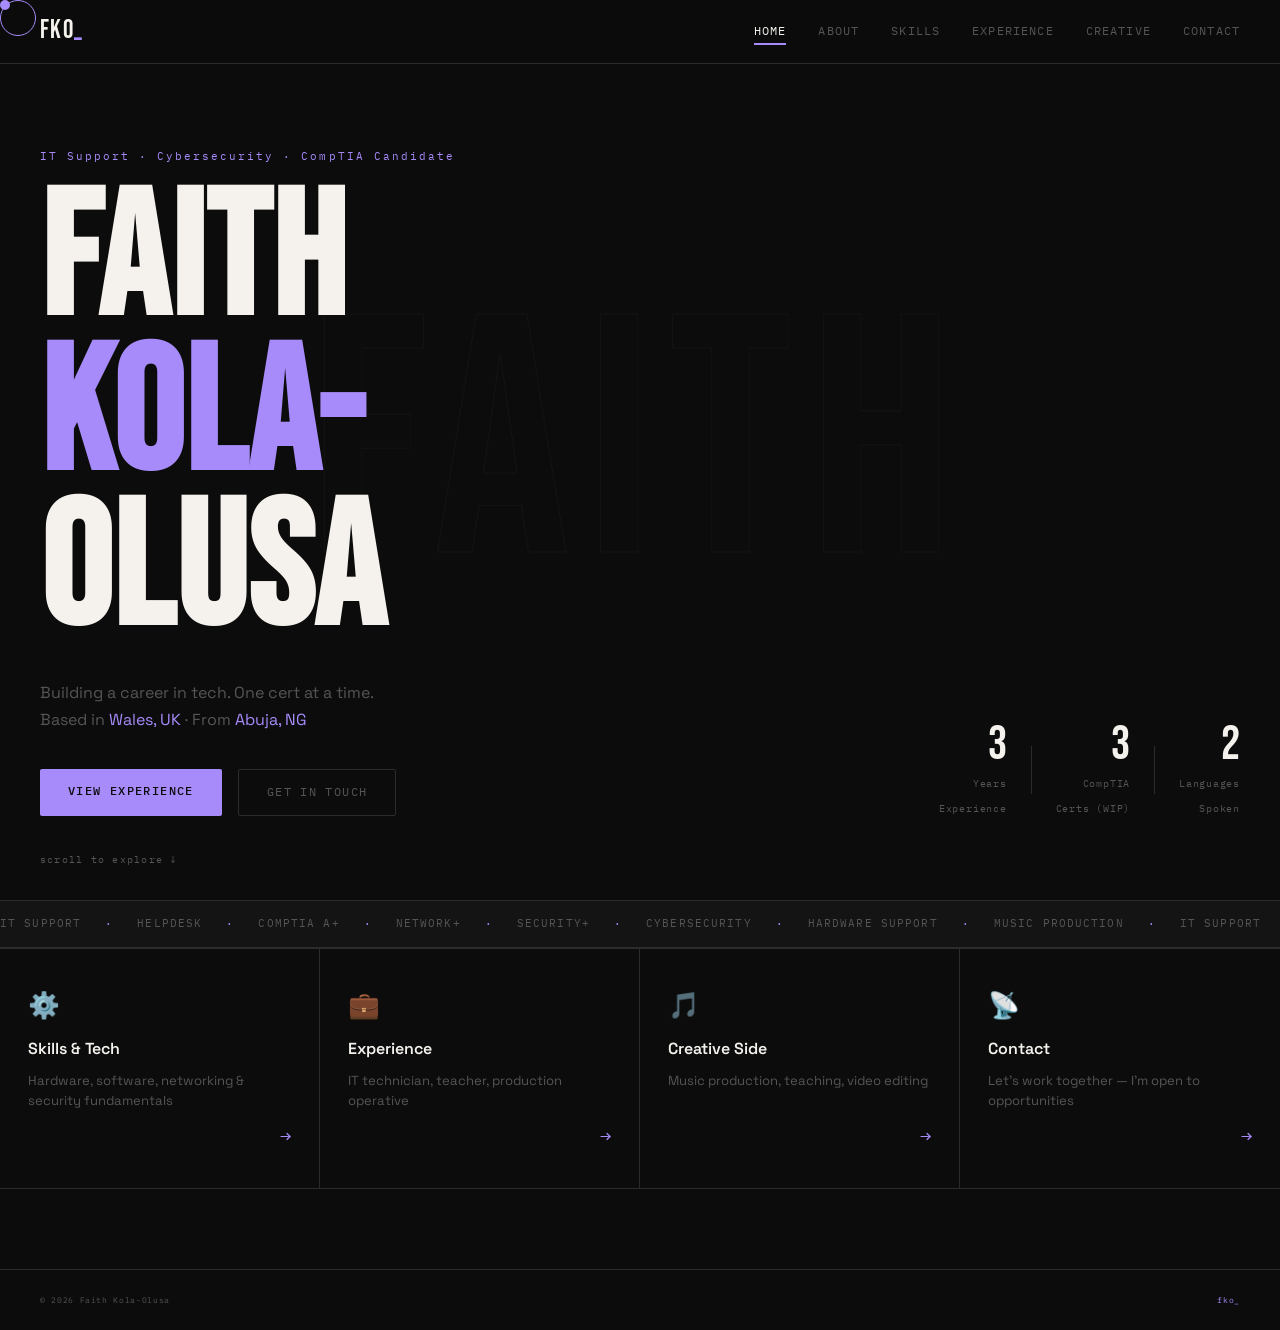
<file: index.html>
<!DOCTYPE html>
<html lang="en">
<head>
  <meta charset="UTF-8"/>
  <meta name="viewport" content="width=device-width, initial-scale=1.0"/>
  <title>Faith Kola-Olusa · IT Support & Cybersecurity</title>
  <meta name="description" content="IT Support Specialist and CompTIA Candidate. Experience in hardware troubleshooting, network support, and cybersecurity. Based in Wales, UK."/>
  <meta name="keywords" content="IT Support, Cybersecurity, CompTIA, Network Administration, Hardware Support, Wales, UK"/>
  <meta name="author" content="Faith Kola-Olusa"/>
  <meta name="robots" content="index, follow"/>
  <link rel="canonical" href="https://FaithsWrld.github.io/Shinn/"/>
  <link rel="stylesheet" href="css/global.css"/>
  <link rel="stylesheet" href="css/home.css"/>
  <link href="https://fonts.googleapis.com/css2?family=Space+Grotesk:wght@300;400;500;600;700&family=Bebas+Neue&family=IBM+Plex+Mono:ital,wght@0,300;0,400;1,300&display=swap" rel="stylesheet">
</head>
<body>

  <div class="cursor" id="cursor"></div>
  <div class="cursor-trail" id="cursorTrail"></div>

  <!-- NAV -->
  <nav class="nav">
    <a href="index.html" class="nav-logo">FKO<span class="blink">_</span></a>
    <div class="nav-links">
      <a href="index.html" class="active">Home</a>
      <a href="pages/about.html">About</a>
      <a href="pages/skills.html">Skills</a>
      <a href="pages/experience.html">Experience</a>
      <a href="pages/creative.html">Creative</a>
      <a href="pages/contact.html">Contact</a>
    </div>
    <button class="nav-burger" id="burger" aria-label="Menu">
      <span></span><span></span><span></span>
    </button>
  </nav>

  <div class="mobile-menu" id="mobileMenu">
    <a href="index.html">Home</a>
    <a href="pages/about.html">About</a>
    <a href="pages/skills.html">Skills</a>
    <a href="pages/experience.html">Experience</a>
    <a href="pages/creative.html">Creative</a>
    <a href="pages/contact.html">Contact</a>
  </div>

  <!-- HERO -->
  <section class="hero">
    <div class="hero-bg-text">FAITH</div>

    <div class="hero-content">
      <div class="hero-tag mono">IT Support · Cybersecurity · CompTIA Candidate</div>
      <h1 class="hero-title">
        <span class="line" data-delay="0">FAITH</span>
        <span class="line accent" data-delay="100">KOLA-</span>
        <span class="line" data-delay="200">OLUSA</span>
      </h1>
      <p class="hero-sub">Building a career in tech. One cert at a time.<br>Based in <span class="accent-text">Wales, UK</span> · From <span class="accent-text">Abuja, NG</span></p>

      <div class="hero-cta">
        <a href="pages/experience.html" class="btn btn-primary">View Experience</a>
        <a href="pages/contact.html" class="btn btn-ghost">Get In Touch</a>
      </div>
    </div>

    <div class="hero-stats">
      <div class="stat">
        <span class="stat-num" data-count="3">0</span>
        <span class="stat-label">Years<br>Experience</span>
      </div>
      <div class="stat-divider"></div>
      <div class="stat">
        <span class="stat-num" data-count="3">0</span>
        <span class="stat-label">CompTIA<br>Certs (WIP)</span>
      </div>
      <div class="stat-divider"></div>
      <div class="stat">
        <span class="stat-num" data-count="2">0</span>
        <span class="stat-label">Languages<br>Spoken</span>
      </div>
    </div>

    <div class="scroll-hint mono">scroll to explore ↓</div>
  </section>

  <!-- MARQUEE -->
  <div class="marquee-wrap">
    <div class="marquee-track">
      <span>IT Support</span><span class="dot">·</span>
      <span>Helpdesk</span><span class="dot">·</span>
      <span>CompTIA A+</span><span class="dot">·</span>
      <span>Network+</span><span class="dot">·</span>
      <span>Security+</span><span class="dot">·</span>
      <span>Cybersecurity</span><span class="dot">·</span>
      <span>Hardware Support</span><span class="dot">·</span>
      <span>Music Production</span><span class="dot">·</span>
      <span>IT Support</span><span class="dot">·</span>
      <span>Helpdesk</span><span class="dot">·</span>
      <span>CompTIA A+</span><span class="dot">·</span>
      <span>Network+</span><span class="dot">·</span>
      <span>Security+</span><span class="dot">·</span>
      <span>Cybersecurity</span><span class="dot">·</span>
      <span>Hardware Support</span><span class="dot">·</span>
      <span>Music Production</span><span class="dot">·</span>
    </div>
  </div>

  <!-- QUICK CARDS -->
  <section class="quick-cards">
    <a href="pages/skills.html" class="qcard" data-index="0">
      <span class="qcard-icon">⚙️</span>
      <h3>Skills & Tech</h3>
      <p>Hardware, software, networking & security fundamentals</p>
      <span class="qcard-arrow">→</span>
    </a>
    <a href="pages/experience.html" class="qcard" data-index="1">
      <span class="qcard-icon">💼</span>
      <h3>Experience</h3>
      <p>IT technician, teacher, production operative</p>
      <span class="qcard-arrow">→</span>
    </a>
    <a href="pages/creative.html" class="qcard" data-index="2">
      <span class="qcard-icon">🎵</span>
      <h3>Creative Side</h3>
      <p>Music production, teaching, video editing</p>
      <span class="qcard-arrow">→</span>
    </a>
    <a href="pages/contact.html" class="qcard" data-index="3">
      <span class="qcard-icon">📡</span>
      <h3>Contact</h3>
      <p>Let's work together — I'm open to opportunities</p>
      <span class="qcard-arrow">→</span>
    </a>
  </section>

  <footer class="footer">
    <span class="mono">© 2026 Faith Kola-Olusa</span>
    <span class="mono accent-text">fko_</span>
  </footer>

  <script src="js/global.js"></script>
  <script src="js/home.js"></script>

  <!-- Google Analytics -->
  <script async src="https://www.googletagmanager.com/gtag/js?id=G-MQ92Q7R981"></script>
  <script>
    window.dataLayer = window.dataLayer || [];
    function gtag(){dataLayer.push(arguments);}
    gtag('js', new Date());

    gtag('config', 'G-MQ92Q7R981');
  </script>
</body>
</html>
</file>
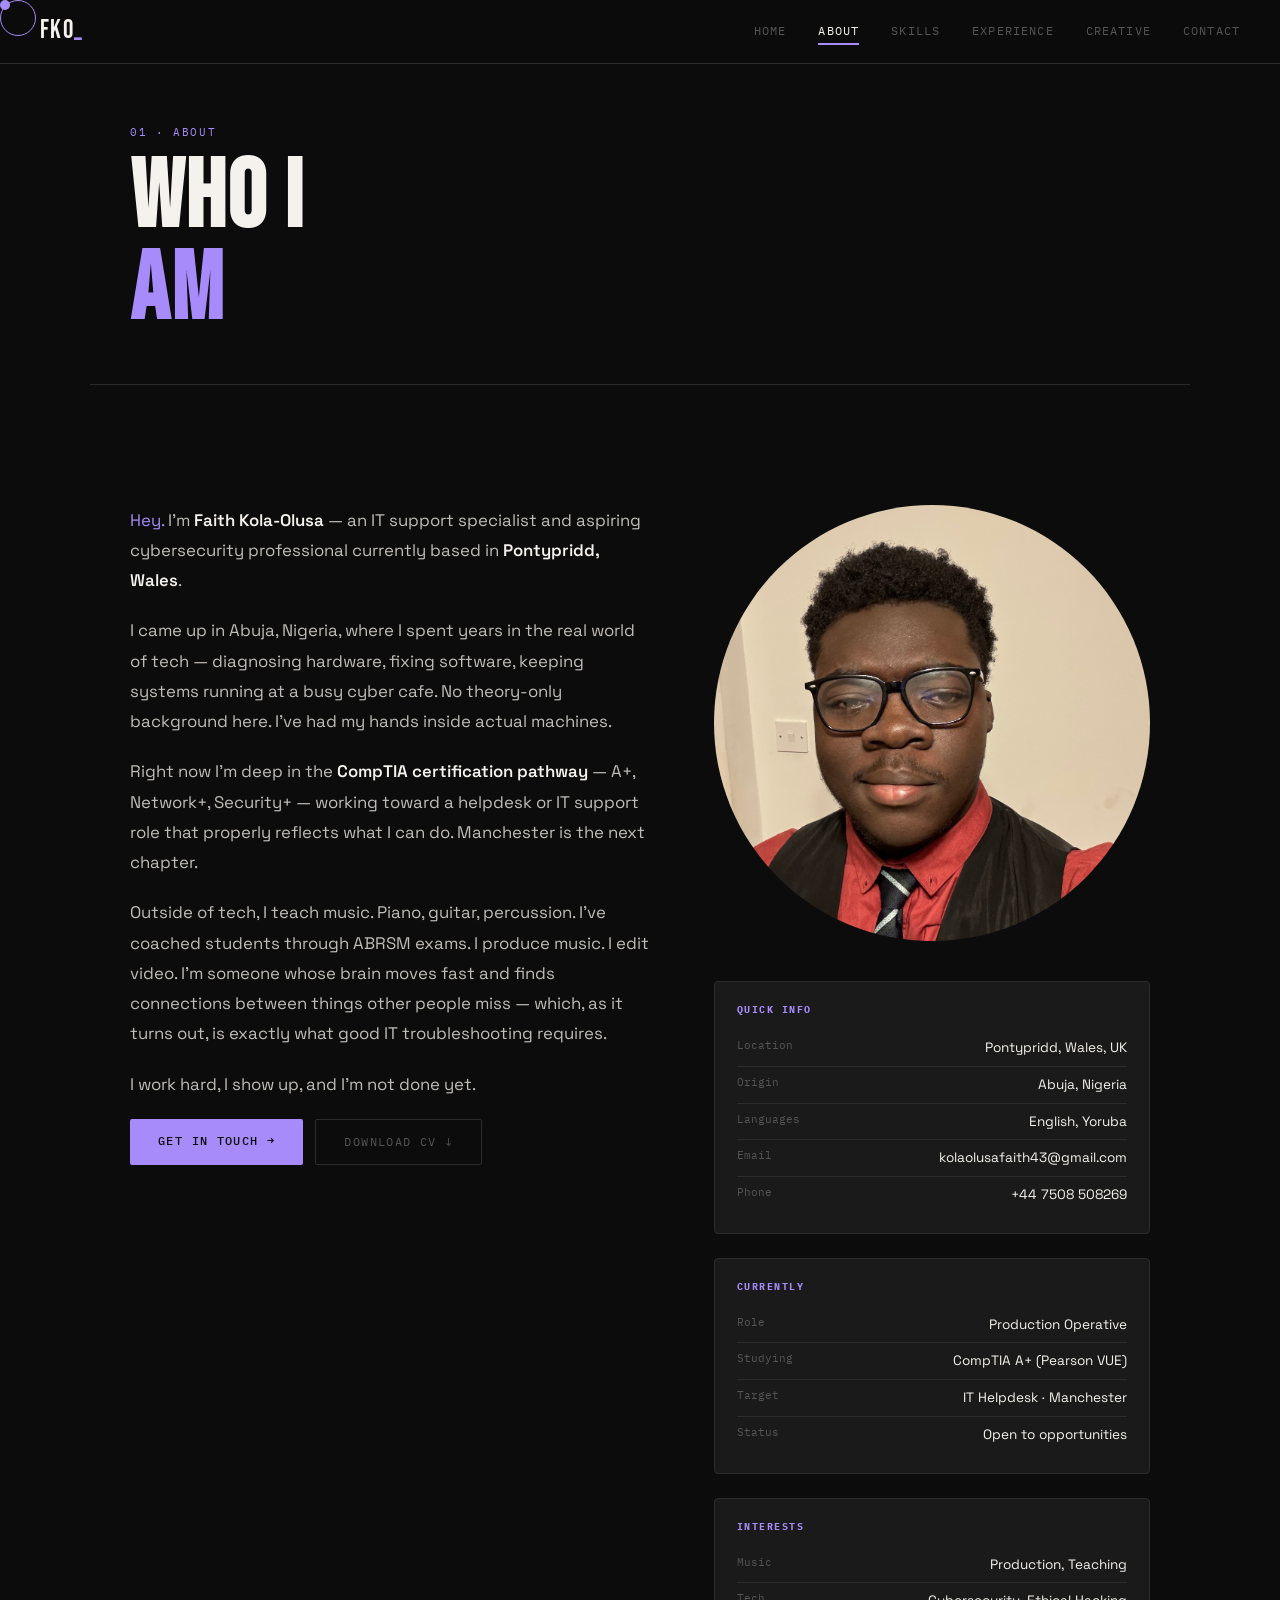
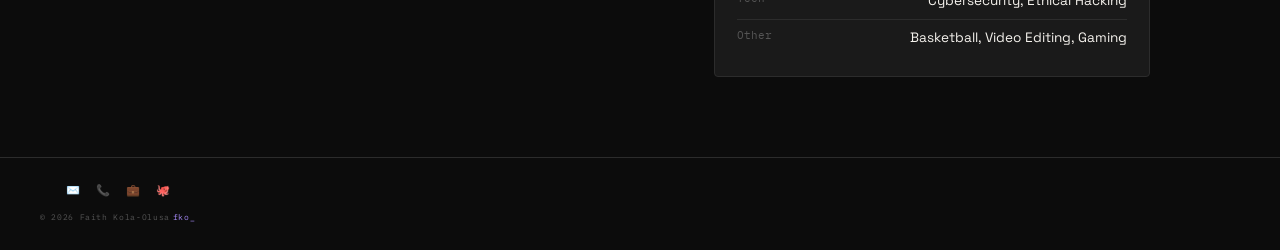
<file: pages/about.html>
<!DOCTYPE html>
<html lang="en">
<head>
  <meta charset="UTF-8"/>
  <meta name="viewport" content="width=device-width, initial-scale=1.0"/>
  <title>About · Faith Kola-Olusa</title>
  <link rel="stylesheet" href="../css/global.css"/>
  <link rel="stylesheet" href="../css/pages.css"/>
</head>
<body>
  <div class="cursor" id="cursor"></div>
  <div class="cursor-trail" id="cursorTrail"></div>

  <nav class="nav">
    <a href="../index.html" class="nav-logo">FKO<span class="blink">_</span></a>
    <div class="nav-links">
      <a href="../index.html">Home</a>
      <a href="about.html" class="active">About</a>
      <a href="skills.html">Skills</a>
      <a href="experience.html">Experience</a>
      <a href="creative.html">Creative</a>
      <a href="contact.html">Contact</a>
    </div>
    <button class="nav-burger" id="burger"><span></span><span></span><span></span></button>
  </nav>
  <div class="mobile-menu" id="mobileMenu">
    <a href="../index.html">Home</a>
    <a href="about.html">About</a>
    <a href="skills.html">Skills</a>
    <a href="experience.html">Experience</a>
    <a href="creative.html">Creative</a>
    <a href="contact.html">Contact</a>
  </div>

  <div class="page-header">
    <p class="pg-tag">01 · About</p>
    <h1>WHO I<br><em>AM</em></h1>
  </div>

  <div class="page-wrap">
    <div class="about-grid reveal">

      <div class="about-bio">
        <p><span class="hi">Hey.</span> I'm <strong>Faith Kola-Olusa</strong> — an IT support specialist and aspiring cybersecurity professional currently based in <strong>Pontypridd, Wales</strong>.</p>
        <p>I came up in Abuja, Nigeria, where I spent years in the real world of tech — diagnosing hardware, fixing software, keeping systems running at a busy cyber cafe. No theory-only background here. I've had my hands inside actual machines.</p>
        <p>Right now I'm deep in the <strong>CompTIA certification pathway</strong> — A+, Network+, Security+ — working toward a helpdesk or IT support role that properly reflects what I can do. Manchester is the next chapter.</p>
        <p>Outside of tech, I teach music. Piano, guitar, percussion. I've coached students through ABRSM exams. I produce music. I edit video. I'm someone whose brain moves fast and finds connections between things other people miss — which, as it turns out, is exactly what good IT troubleshooting requires.</p>
        <p>I work hard, I show up, and I'm not done yet.</p>
        <div style="display:flex;gap:12px;margin-top:8px;">
          <a href="contact.html" class="btn btn-primary">Get In Touch →</a>
          <a href="../cv.pdf" class="btn btn-ghost" download>Download CV ↓</a>
        </div>
      </div>

      <div class="about-sidebar">
        <div class="profile-photo-card">
          <img src="../myphoto.jpg" alt="Faith Kola-Olusa" style="width:100%;aspect-ratio:1;border-radius:50%;margin-bottom:16px;object-fit:cover;">
        </div>

        <div class="info-card">
          <h4>Quick Info</h4>
          <div class="info-row"><span class="label">Location</span><span class="value">Pontypridd, Wales, UK</span></div>
          <div class="info-row"><span class="label">Origin</span><span class="value">Abuja, Nigeria</span></div>
          <div class="info-row"><span class="label">Languages</span><span class="value">English, Yoruba</span></div>
          <div class="info-row"><span class="label">Email</span><span class="value">kolaolusafaith43@gmail.com</span></div>
          <div class="info-row"><span class="label">Phone</span><span class="value">+44 7508 508269</span></div>
        </div>

        <div class="info-card">
          <h4>Currently</h4>
          <div class="info-row"><span class="label">Role</span><span class="value">Production Operative</span></div>
          <div class="info-row"><span class="label">Studying</span><span class="value">CompTIA A+ (Pearson VUE)</span></div>
          <div class="info-row"><span class="label">Target</span><span class="value">IT Helpdesk · Manchester</span></div>
          <div class="info-row"><span class="label">Status</span><span class="value accent-text">Open to opportunities</span></div>
        </div>

        <div class="info-card">
          <h4>Interests</h4>
          <div class="info-row"><span class="label">Music</span><span class="value">Production, Teaching</span></div>
          <div class="info-row"><span class="label">Tech</span><span class="value">Cybersecurity, Ethical Hacking</span></div>
          <div class="info-row"><span class="label">Other</span><span class="value">Basketball, Video Editing, Gaming</span></div>
        </div>
      </div>

    </div>
  </div>

  <footer class="footer">
    <div style="display:flex;flex-direction:column;gap:8px;align-items:center;">
      <div style="display:flex;gap:16px;">
        <a href="mailto:kolaolusafaith43@gmail.com" style="color:var(--accent);text-decoration:none;">✉️</a>
        <a href="tel:+447508508269" style="color:var(--accent);text-decoration:none;">📞</a>
        <a href="https://linkedin.com" target="_blank" style="color:var(--accent);text-decoration:none;">💼</a>
        <a href="https://github.com/fko" target="_blank" style="color:var(--accent);text-decoration:none;">🐙</a>
      </div>
      <div>
        <span class="mono">© 2026 Faith Kola-Olusa</span>
        <span class="mono accent-text">fko_</span>
      </div>
    </div>
  </footer>

  <script src="../js/global.js"></script>

  <!-- Google Analytics -->
  <script async src="https://www.googletagmanager.com/gtag/js?id=G-MQ92Q7R981"></script>
  <script>
    window.dataLayer = window.dataLayer || [];
    function gtag(){dataLayer.push(arguments);}
    gtag('js', new Date());

    gtag('config', 'G-MQ92Q7R981');
  </script>
</body>
</html>
</file>
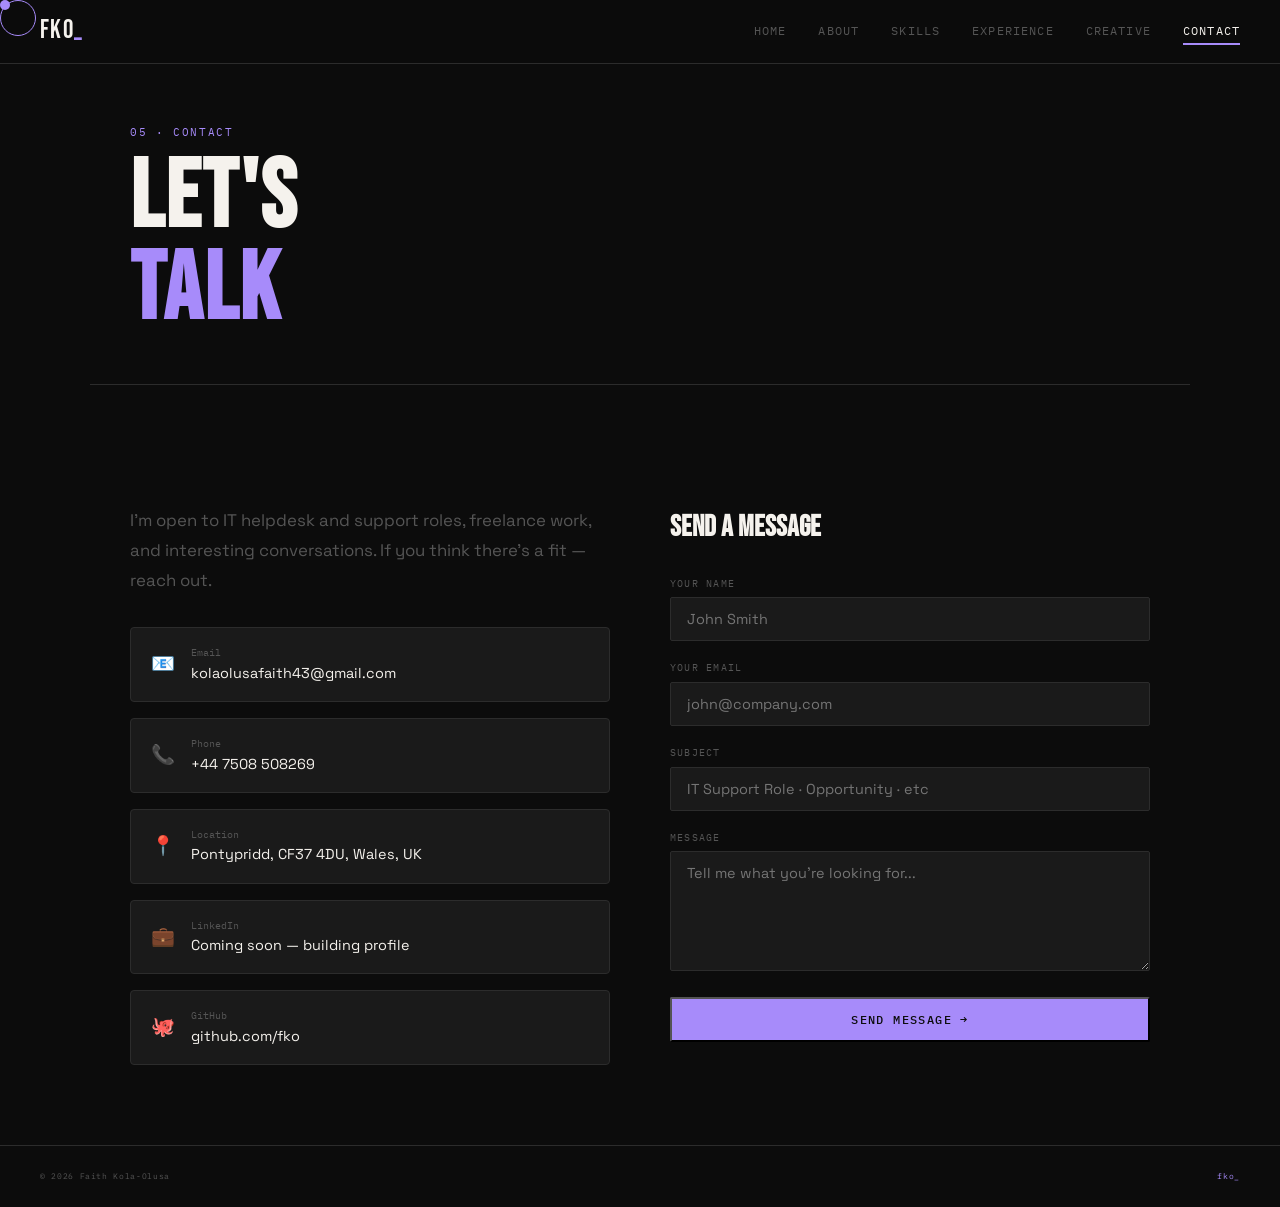
<file: pages/contact.html>
<!DOCTYPE html>
<html lang="en">
<head>
  <meta charset="UTF-8"/>
  <meta name="viewport" content="width=device-width, initial-scale=1.0"/>
  <title>Contact · Faith Kola-Olusa</title>
  <link rel="stylesheet" href="../css/global.css"/>
  <link rel="stylesheet" href="../css/pages.css"/>
</head>
<body>
  <div class="cursor" id="cursor"></div>
  <div class="cursor-trail" id="cursorTrail"></div>

  <nav class="nav">
    <a href="../index.html" class="nav-logo">FKO<span class="blink">_</span></a>
    <div class="nav-links">
      <a href="../index.html">Home</a>
      <a href="about.html">About</a>
      <a href="skills.html">Skills</a>
      <a href="experience.html">Experience</a>
      <a href="creative.html">Creative</a>
      <a href="contact.html" class="active">Contact</a>
    </div>
    <button class="nav-burger" id="burger"><span></span><span></span><span></span></button>
  </nav>
  <div class="mobile-menu" id="mobileMenu">
    <a href="../index.html">Home</a>
    <a href="about.html">About</a>
    <a href="skills.html">Skills</a>
    <a href="experience.html">Experience</a>
    <a href="creative.html">Creative</a>
    <a href="contact.html">Contact</a>
  </div>

  <div class="page-header">
    <p class="pg-tag">05 · Contact</p>
    <h1>LET'S<br><em>TALK</em></h1>
  </div>

  <div class="page-wrap">
    <div class="contact-grid">

      <div class="contact-info reveal">
        <p>I'm open to IT helpdesk and support roles, freelance work, and interesting conversations. If you think there's a fit — reach out.</p>

        <div class="contact-links">
          <a href="mailto:kolaolusafaith43@gmail.com" class="contact-link">
            <span class="cl-icon">📧</span>
            <div>
              <div class="cl-label">Email</div>
              <div class="cl-value">kolaolusafaith43@gmail.com</div>
            </div>
            <span class="cl-arrow">↗</span>
          </a>

          <a href="tel:+447508508269" class="contact-link">
            <span class="cl-icon">📞</span>
            <div>
              <div class="cl-label">Phone</div>
              <div class="cl-value">+44 7508 508269</div>
            </div>
            <span class="cl-arrow">↗</span>
          </a>

          <div class="contact-link">
            <span class="cl-icon">📍</span>
            <div>
              <div class="cl-label">Location</div>
              <div class="cl-value">Pontypridd, CF37 4DU, Wales, UK</div>
            </div>
          </div>

          <a href="https://linkedin.com" target="_blank" class="contact-link">
            <span class="cl-icon">💼</span>
            <div>
              <div class="cl-label">LinkedIn</div>
              <div class="cl-value">Coming soon — building profile</div>
            </div>
            <span class="cl-arrow">↗</span>
          </a>

          <a href="https://github.com/fko" target="_blank" class="contact-link">
            <span class="cl-icon">🐙</span>
            <div>
              <div class="cl-label">GitHub</div>
              <div class="cl-value">github.com/fko</div>
            </div>
            <span class="cl-arrow">↗</span>
          </a>
        </div>
      </div>

      <div class="contact-form-wrap reveal">
        <h3>Send a Message</h3>
        <form action="https://formspree.io/f/xwvryzwr" method="POST">
          <div class="form-group">
            <label for="name">Your Name</label>
            <input type="text" id="name" name="name" placeholder="John Smith" required/>
          </div>
          <div class="form-group">
            <label for="email">Your Email</label>
            <input type="email" id="email" name="email" placeholder="john@company.com" required/>
          </div>
          <div class="form-group">
            <label for="subject">Subject</label>
            <input type="text" id="subject" name="subject" placeholder="IT Support Role · Opportunity · etc"/>
          </div>
          <div class="form-group">
            <label for="message">Message</label>
            <textarea id="message" name="message" placeholder="Tell me what you're looking for..." required></textarea>
          </div>
          <button type="submit" class="btn btn-primary" style="width:100%;text-align:center;">Send Message →</button>
        </form>
      </div>

    </div>
  </div>

  <footer class="footer">
    <span class="mono">© 2026 Faith Kola-Olusa</span>
    <span class="mono accent-text">fko_</span>
  </footer>

  <script src="../js/global.js"></script>

  <!-- Google Analytics -->
  <script async src="https://www.googletagmanager.com/gtag/js?id=G-MQ92Q7R981"></script>
  <script>
    window.dataLayer = window.dataLayer || [];
    function gtag(){dataLayer.push(arguments);}
    gtag('js', new Date());

    gtag('config', 'G-MQ92Q7R981');
  </script>
</body>
</html>
</file>
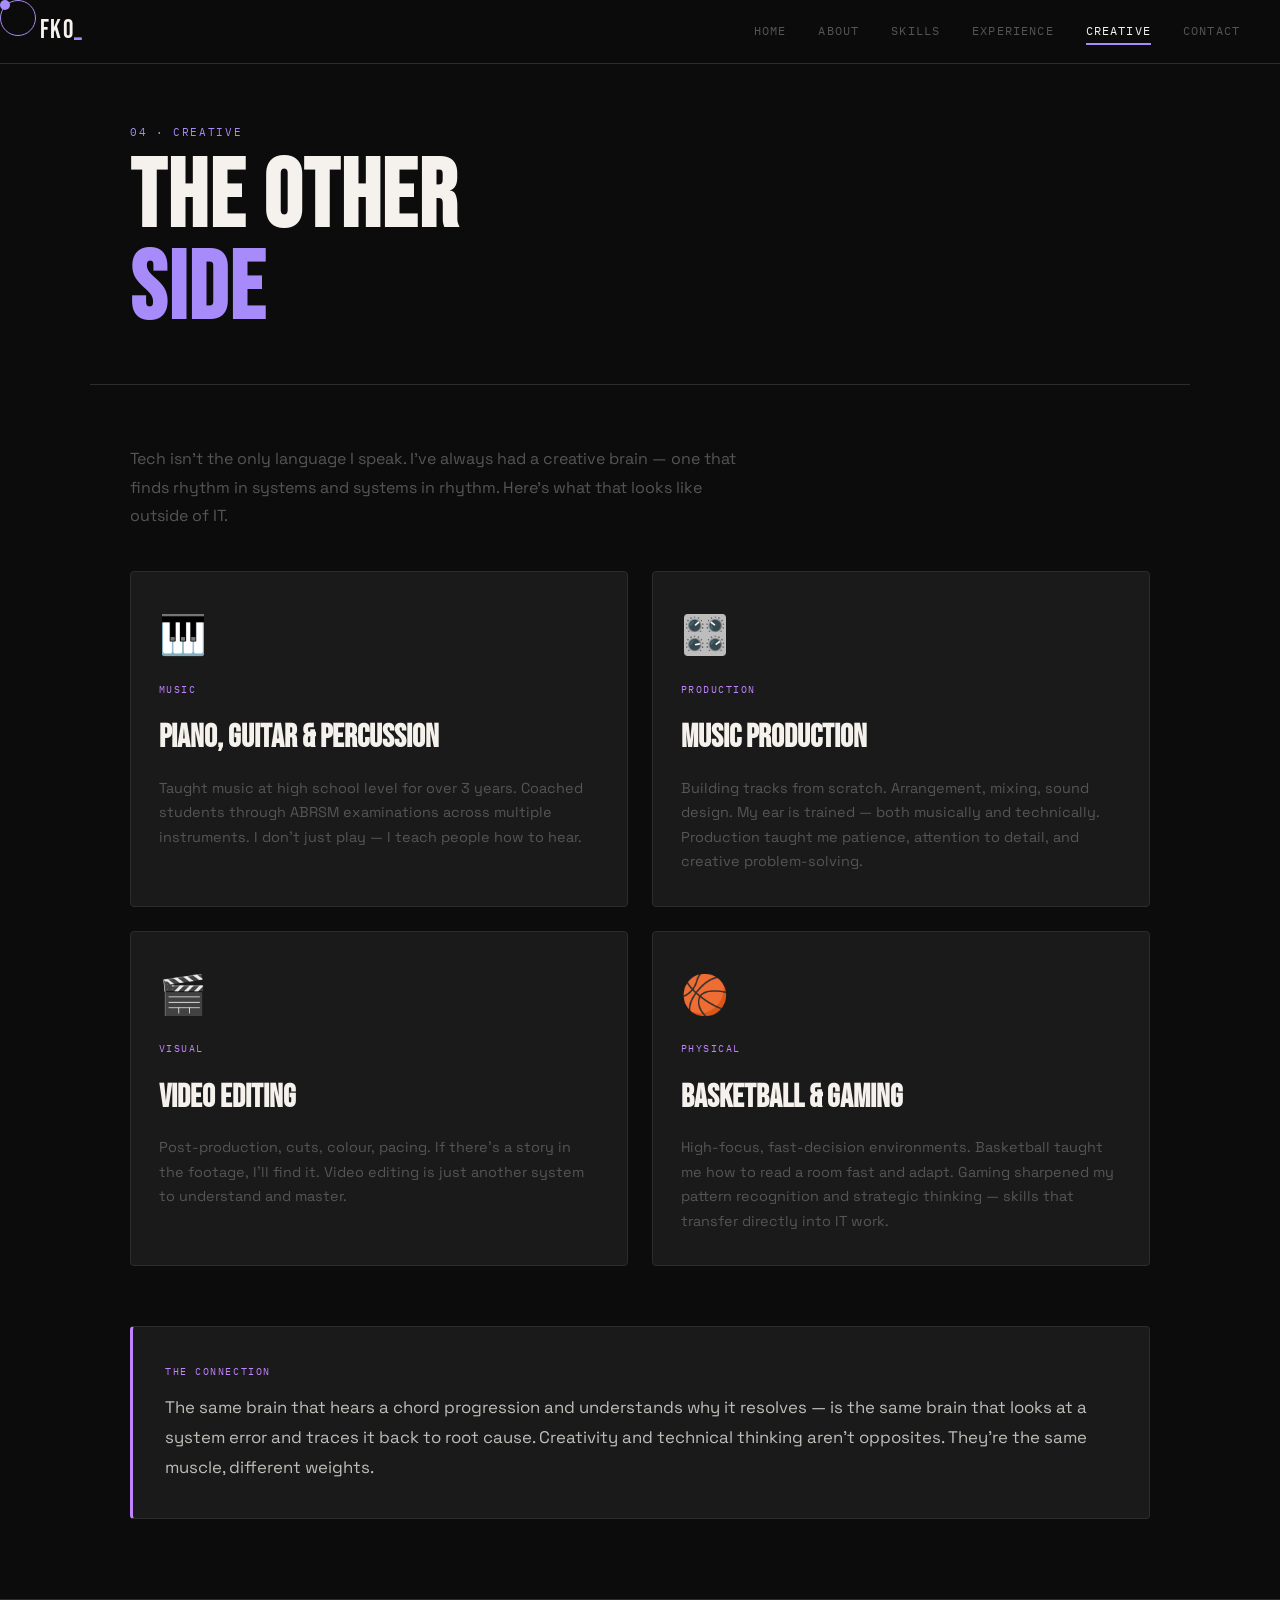
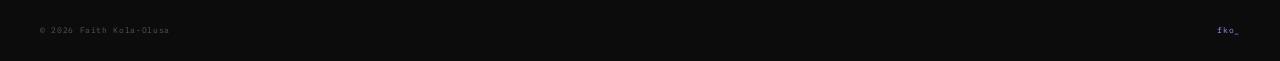
<file: pages/creative.html>
<!DOCTYPE html>
<html lang="en">
<head>
  <meta charset="UTF-8"/>
  <meta name="viewport" content="width=device-width, initial-scale=1.0"/>
  <title>Creative · Faith Kola-Olusa</title>
  <link rel="stylesheet" href="../css/global.css"/>
  <link rel="stylesheet" href="../css/pages.css"/>
</head>
<body>
  <div class="cursor" id="cursor"></div>
  <div class="cursor-trail" id="cursorTrail"></div>

  <nav class="nav">
    <a href="../index.html" class="nav-logo">FKO<span class="blink">_</span></a>
    <div class="nav-links">
      <a href="../index.html">Home</a>
      <a href="about.html">About</a>
      <a href="skills.html">Skills</a>
      <a href="experience.html">Experience</a>
      <a href="creative.html" class="active">Creative</a>
      <a href="contact.html">Contact</a>
    </div>
    <button class="nav-burger" id="burger"><span></span><span></span><span></span></button>
  </nav>
  <div class="mobile-menu" id="mobileMenu">
    <a href="../index.html">Home</a>
    <a href="about.html">About</a>
    <a href="skills.html">Skills</a>
    <a href="experience.html">Experience</a>
    <a href="creative.html">Creative</a>
    <a href="contact.html">Contact</a>
  </div>

  <div class="page-header">
    <p class="pg-tag">04 · Creative</p>
    <h1>THE OTHER<br><em>SIDE</em></h1>
  </div>

  <div class="page-wrap">

    <p style="color:var(--muted);font-size:1rem;line-height:1.8;max-width:620px;margin-bottom:0;" class="reveal">
      Tech isn't the only language I speak. I've always had a creative brain — one that finds rhythm in systems and systems in rhythm. Here's what that looks like outside of IT.
    </p>

    <div class="creative-grid" style="margin-top:40px;">

      <div class="creative-card reveal">
        <div class="cc-icon">🎹</div>
        <p class="cc-tag">Music</p>
        <h3>Piano, Guitar & Percussion</h3>
        <p>Taught music at high school level for over 3 years. Coached students through ABRSM examinations across multiple instruments. I don't just play — I teach people how to hear.</p>
      </div>

      <div class="creative-card reveal">
        <div class="cc-icon">🎛️</div>
        <p class="cc-tag">Production</p>
        <h3>Music Production</h3>
        <p>Building tracks from scratch. Arrangement, mixing, sound design. My ear is trained — both musically and technically. Production taught me patience, attention to detail, and creative problem-solving.</p>
      </div>

      <div class="creative-card reveal">
        <div class="cc-icon">🎬</div>
        <p class="cc-tag">Visual</p>
        <h3>Video Editing</h3>
        <p>Post-production, cuts, colour, pacing. If there's a story in the footage, I'll find it. Video editing is just another system to understand and master.</p>
      </div>

      <div class="creative-card reveal">
        <div class="cc-icon">🏀</div>
        <p class="cc-tag">Physical</p>
        <h3>Basketball & Gaming</h3>
        <p>High-focus, fast-decision environments. Basketball taught me how to read a room fast and adapt. Gaming sharpened my pattern recognition and strategic thinking — skills that transfer directly into IT work.</p>
      </div>

    </div>

    <div style="margin-top:60px;padding:36px 32px;background:var(--surface);border:1px solid var(--border);border-radius:4px;border-left:3px solid var(--accent2);" class="reveal">
      <p style="font-family:var(--font-mono);font-size:0.65rem;letter-spacing:0.15em;text-transform:uppercase;color:var(--accent2);margin-bottom:12px;">The connection</p>
      <p style="font-size:1.05rem;color:#c0bdb8;line-height:1.8;">The same brain that hears a chord progression and understands why it resolves — is the same brain that looks at a system error and traces it back to root cause. Creativity and technical thinking aren't opposites. They're the same muscle, different weights.</p>
    </div>

  </div>

  <footer class="footer">
    <span class="mono">© 2026 Faith Kola-Olusa</span>
    <span class="mono accent-text">fko_</span>
  </footer>

  <script src="../js/global.js"></script>

  <!-- Google Analytics -->
  <script async src="https://www.googletagmanager.com/gtag/js?id=G-MQ92Q7R981"></script>
  <script>
    window.dataLayer = window.dataLayer || [];
    function gtag(){dataLayer.push(arguments);}
    gtag('js', new Date());

    gtag('config', 'G-MQ92Q7R981');
  </script>
</body>
</html>
</file>
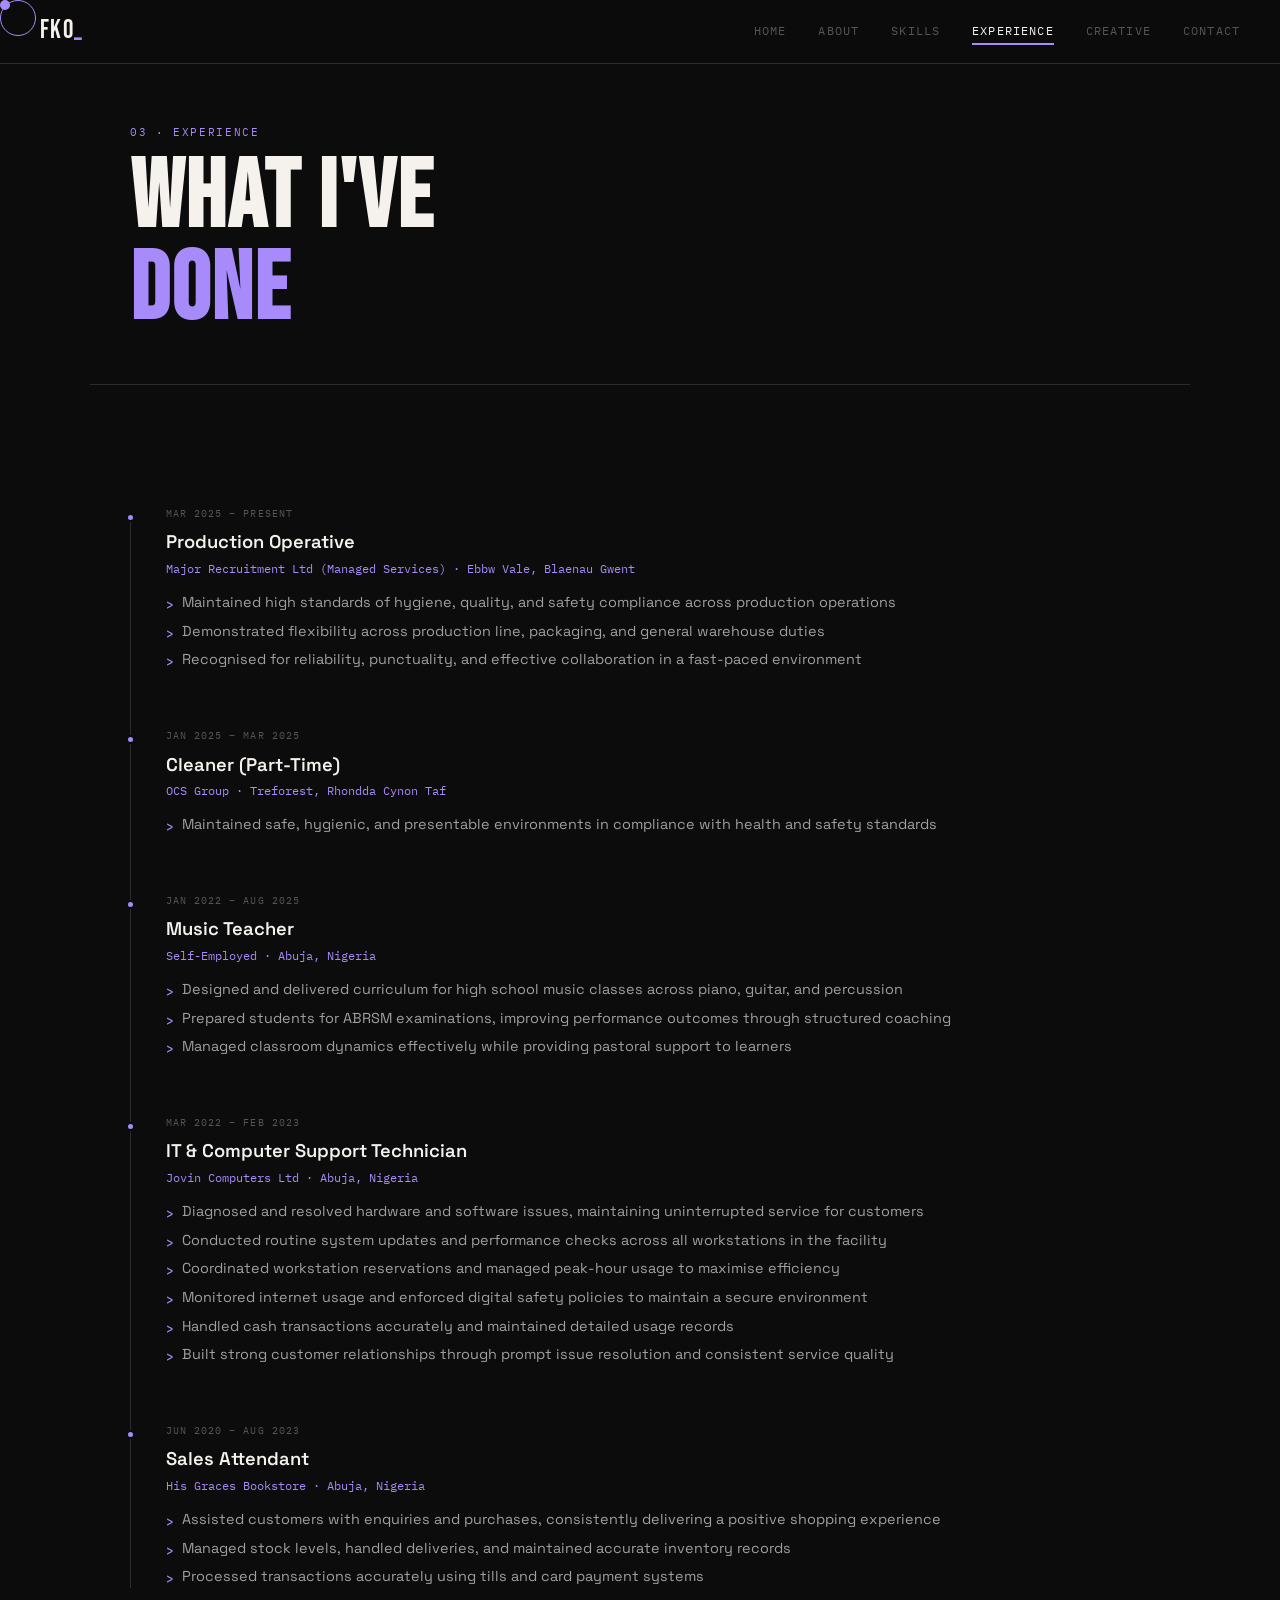
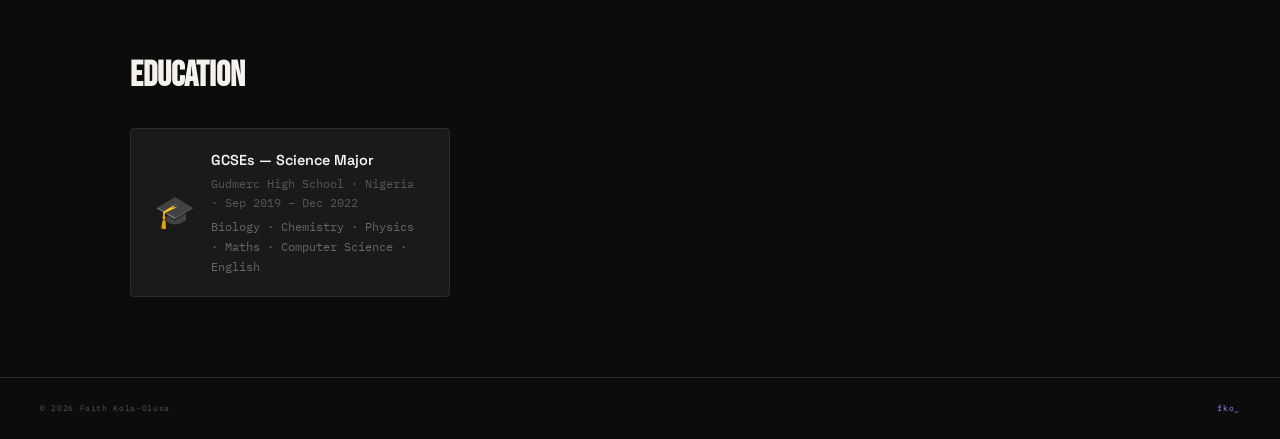
<file: pages/experience.html>
<!DOCTYPE html>
<html lang="en">
<head>
  <meta charset="UTF-8"/>
  <meta name="viewport" content="width=device-width, initial-scale=1.0"/>
  <title>Experience · Faith Kola-Olusa</title>
  <link rel="stylesheet" href="../css/global.css"/>
  <link rel="stylesheet" href="../css/pages.css"/>
</head>
<body>
  <div class="cursor" id="cursor"></div>
  <div class="cursor-trail" id="cursorTrail"></div>

  <nav class="nav">
    <a href="../index.html" class="nav-logo">FKO<span class="blink">_</span></a>
    <div class="nav-links">
      <a href="../index.html">Home</a>
      <a href="about.html">About</a>
      <a href="skills.html">Skills</a>
      <a href="experience.html" class="active">Experience</a>
      <a href="creative.html">Creative</a>
      <a href="contact.html">Contact</a>
    </div>
    <button class="nav-burger" id="burger"><span></span><span></span><span></span></button>
  </nav>
  <div class="mobile-menu" id="mobileMenu">
    <a href="../index.html">Home</a>
    <a href="about.html">About</a>
    <a href="skills.html">Skills</a>
    <a href="experience.html">Experience</a>
    <a href="creative.html">Creative</a>
    <a href="contact.html">Contact</a>
  </div>

  <div class="page-header">
    <p class="pg-tag">03 · Experience</p>
    <h1>WHAT I'VE<br><em>DONE</em></h1>
  </div>

  <div class="page-wrap">
    <div class="timeline">

      <div class="timeline-item reveal">
        <p class="tl-meta">Mar 2025 – Present</p>
        <h3 class="tl-title">Production Operative</h3>
        <p class="tl-company">Major Recruitment Ltd (Managed Services) · Ebbw Vale, Blaenau Gwent</p>
        <ul class="tl-bullets">
          <li>Maintained high standards of hygiene, quality, and safety compliance across production operations</li>
          <li>Demonstrated flexibility across production line, packaging, and general warehouse duties</li>
          <li>Recognised for reliability, punctuality, and effective collaboration in a fast-paced environment</li>
        </ul>
      </div>

      <div class="timeline-item reveal">
        <p class="tl-meta">Jan 2025 – Mar 2025</p>
        <h3 class="tl-title">Cleaner (Part-Time)</h3>
        <p class="tl-company">OCS Group · Treforest, Rhondda Cynon Taf</p>
        <ul class="tl-bullets">
          <li>Maintained safe, hygienic, and presentable environments in compliance with health and safety standards</li>
        </ul>
      </div>

      <div class="timeline-item reveal">
        <p class="tl-meta">Jan 2022 – Aug 2025</p>
        <h3 class="tl-title">Music Teacher</h3>
        <p class="tl-company">Self-Employed · Abuja, Nigeria</p>
        <ul class="tl-bullets">
          <li>Designed and delivered curriculum for high school music classes across piano, guitar, and percussion</li>
          <li>Prepared students for ABRSM examinations, improving performance outcomes through structured coaching</li>
          <li>Managed classroom dynamics effectively while providing pastoral support to learners</li>
        </ul>
      </div>

      <div class="timeline-item reveal">
        <p class="tl-meta">Mar 2022 – Feb 2023</p>
        <h3 class="tl-title">IT & Computer Support Technician</h3>
        <p class="tl-company">Jovin Computers Ltd · Abuja, Nigeria</p>
        <ul class="tl-bullets">
          <li>Diagnosed and resolved hardware and software issues, maintaining uninterrupted service for customers</li>
          <li>Conducted routine system updates and performance checks across all workstations in the facility</li>
          <li>Coordinated workstation reservations and managed peak-hour usage to maximise efficiency</li>
          <li>Monitored internet usage and enforced digital safety policies to maintain a secure environment</li>
          <li>Handled cash transactions accurately and maintained detailed usage records</li>
          <li>Built strong customer relationships through prompt issue resolution and consistent service quality</li>
        </ul>
      </div>

      <div class="timeline-item reveal">
        <p class="tl-meta">Jun 2020 – Aug 2023</p>
        <h3 class="tl-title">Sales Attendant</h3>
        <p class="tl-company">His Graces Bookstore · Abuja, Nigeria</p>
        <ul class="tl-bullets">
          <li>Assisted customers with enquiries and purchases, consistently delivering a positive shopping experience</li>
          <li>Managed stock levels, handled deliveries, and maintained accurate inventory records</li>
          <li>Processed transactions accurately using tills and card payment systems</li>
        </ul>
      </div>

    </div>

    <!-- EDUCATION -->
    <div class="certs-section reveal" style="margin-top:60px;">
      <h2>Education</h2>
      <div class="cert-cards">
        <div class="cert-card">
          <div class="cert-icon">🎓</div>
          <div class="cert-info">
            <h4>GCSEs — Science Major</h4>
            <p>Gudmerc High School · Nigeria · Sep 2019 – Dec 2022</p>
            <p style="color:#666;font-size:0.78rem;margin-top:4px;">Biology · Chemistry · Physics · Maths · Computer Science · English</p>
          </div>
        </div>
      </div>
    </div>

  </div>

  <footer class="footer">
    <span class="mono">© 2026 Faith Kola-Olusa</span>
    <span class="mono accent-text">fko_</span>
  </footer>

  <script src="../js/global.js"></script>

  <!-- Google Analytics -->
  <script async src="https://www.googletagmanager.com/gtag/js?id=G-MQ92Q7R981"></script>
  <script>
    window.dataLayer = window.dataLayer || [];
    function gtag(){dataLayer.push(arguments);}
    gtag('js', new Date());

    gtag('config', 'G-MQ92Q7R981');
  </script>
</body>
</html>
</file>
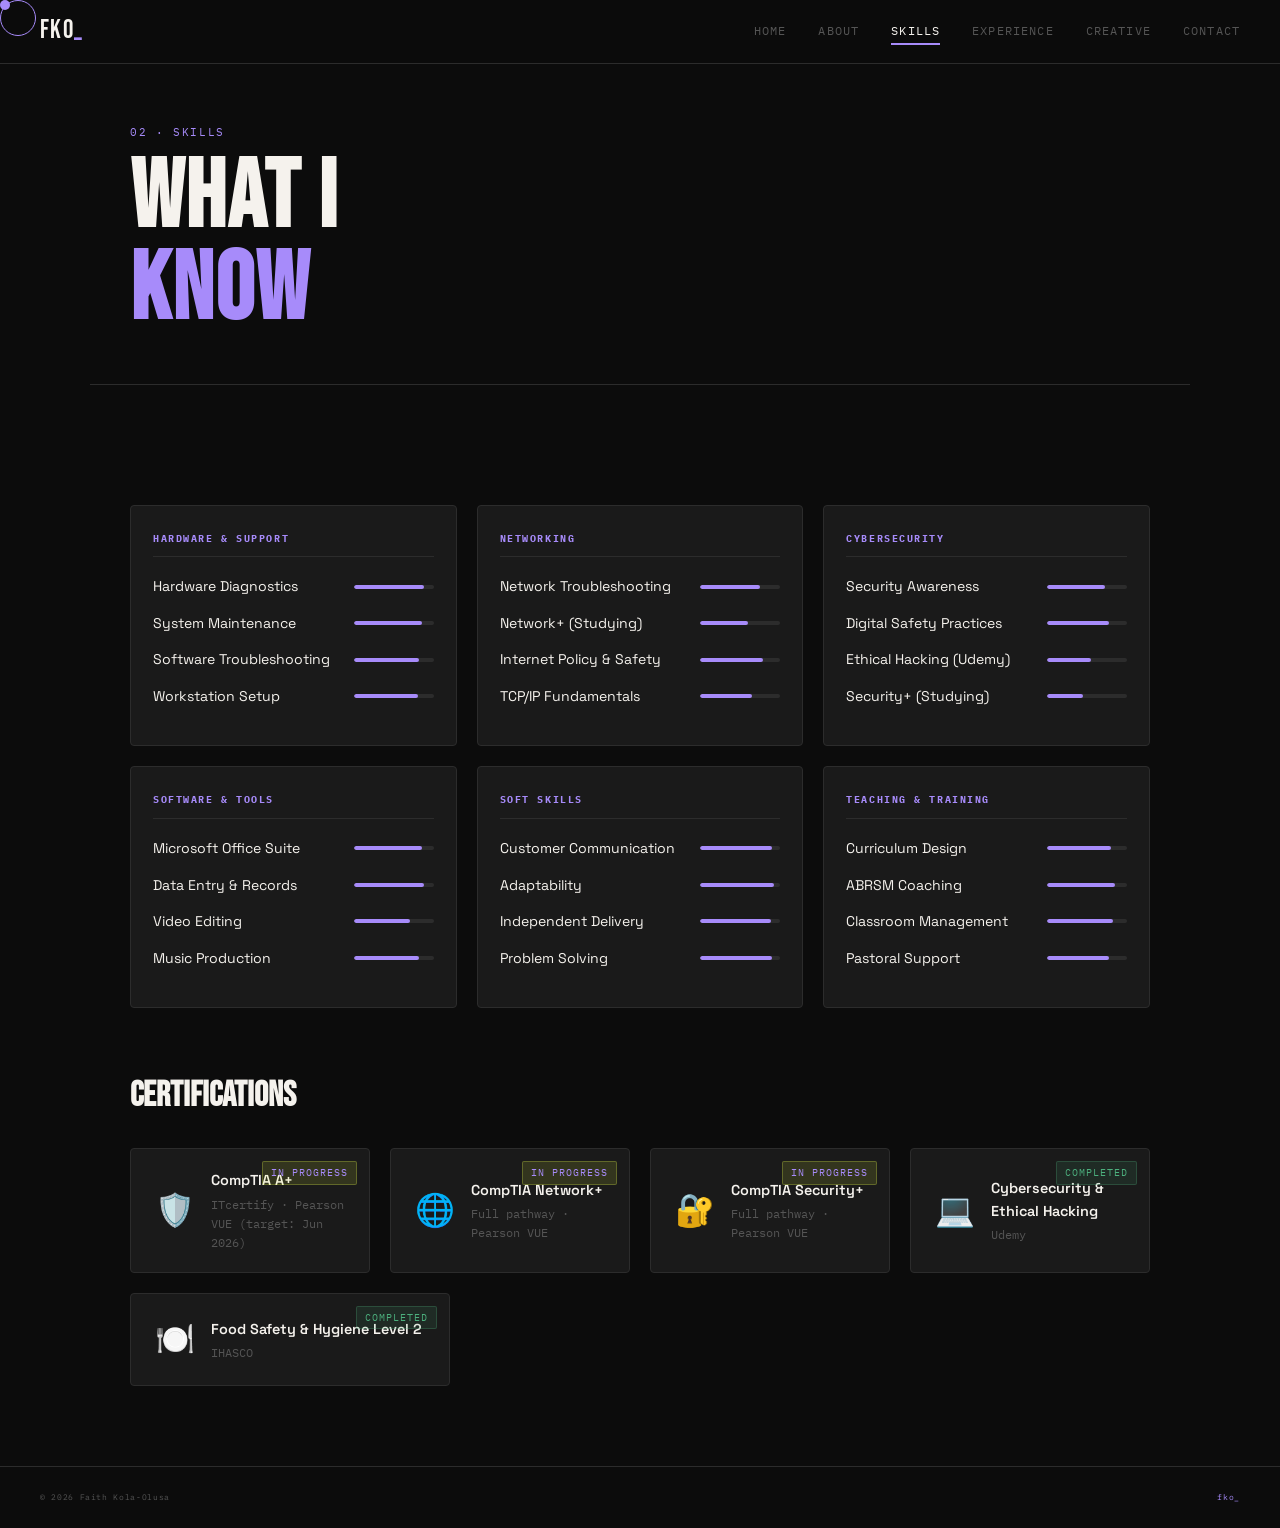
<file: pages/skills.html>
<!DOCTYPE html>
<html lang="en">
<head>
  <meta charset="UTF-8"/>
  <meta name="viewport" content="width=device-width, initial-scale=1.0"/>
  <title>Skills · Faith Kola-Olusa</title>
  <link rel="stylesheet" href="../css/global.css"/>
  <link rel="stylesheet" href="../css/pages.css"/>
</head>
<body>
  <div class="cursor" id="cursor"></div>
  <div class="cursor-trail" id="cursorTrail"></div>

  <nav class="nav">
    <a href="../index.html" class="nav-logo">FKO<span class="blink">_</span></a>
    <div class="nav-links">
      <a href="../index.html">Home</a>
      <a href="about.html">About</a>
      <a href="skills.html" class="active">Skills</a>
      <a href="experience.html">Experience</a>
      <a href="creative.html">Creative</a>
      <a href="contact.html">Contact</a>
    </div>
    <button class="nav-burger" id="burger"><span></span><span></span><span></span></button>
  </nav>
  <div class="mobile-menu" id="mobileMenu">
    <a href="../index.html">Home</a>
    <a href="about.html">About</a>
    <a href="skills.html">Skills</a>
    <a href="experience.html">Experience</a>
    <a href="creative.html">Creative</a>
    <a href="contact.html">Contact</a>
  </div>

  <div class="page-header">
    <p class="pg-tag">02 · Skills</p>
    <h1>WHAT I<br><em>KNOW</em></h1>
  </div>

  <div class="page-wrap">

    <div class="skills-grid reveal">

      <div class="skill-category">
        <h3>Hardware & Support</h3>
        <div class="skill-item"><span class="skill-name">Hardware Diagnostics</span><div class="skill-bar-wrap"><div class="skill-bar" data-w="88"></div></div></div>
        <div class="skill-item"><span class="skill-name">System Maintenance</span><div class="skill-bar-wrap"><div class="skill-bar" data-w="85"></div></div></div>
        <div class="skill-item"><span class="skill-name">Software Troubleshooting</span><div class="skill-bar-wrap"><div class="skill-bar" data-w="82"></div></div></div>
        <div class="skill-item"><span class="skill-name">Workstation Setup</span><div class="skill-bar-wrap"><div class="skill-bar" data-w="80"></div></div></div>
      </div>

      <div class="skill-category">
        <h3>Networking</h3>
        <div class="skill-item"><span class="skill-name">Network Troubleshooting</span><div class="skill-bar-wrap"><div class="skill-bar" data-w="75"></div></div></div>
        <div class="skill-item"><span class="skill-name">Network+ (Studying)</span><div class="skill-bar-wrap"><div class="skill-bar" data-w="60"></div></div></div>
        <div class="skill-item"><span class="skill-name">Internet Policy & Safety</span><div class="skill-bar-wrap"><div class="skill-bar" data-w="78"></div></div></div>
        <div class="skill-item"><span class="skill-name">TCP/IP Fundamentals</span><div class="skill-bar-wrap"><div class="skill-bar" data-w="65"></div></div></div>
      </div>

      <div class="skill-category">
        <h3>Cybersecurity</h3>
        <div class="skill-item"><span class="skill-name">Security Awareness</span><div class="skill-bar-wrap"><div class="skill-bar" data-w="72"></div></div></div>
        <div class="skill-item"><span class="skill-name">Digital Safety Practices</span><div class="skill-bar-wrap"><div class="skill-bar" data-w="78"></div></div></div>
        <div class="skill-item"><span class="skill-name">Ethical Hacking (Udemy)</span><div class="skill-bar-wrap"><div class="skill-bar" data-w="55"></div></div></div>
        <div class="skill-item"><span class="skill-name">Security+ (Studying)</span><div class="skill-bar-wrap"><div class="skill-bar" data-w="45"></div></div></div>
      </div>

      <div class="skill-category">
        <h3>Software & Tools</h3>
        <div class="skill-item"><span class="skill-name">Microsoft Office Suite</span><div class="skill-bar-wrap"><div class="skill-bar" data-w="85"></div></div></div>
        <div class="skill-item"><span class="skill-name">Data Entry & Records</span><div class="skill-bar-wrap"><div class="skill-bar" data-w="88"></div></div></div>
        <div class="skill-item"><span class="skill-name">Video Editing</span><div class="skill-bar-wrap"><div class="skill-bar" data-w="70"></div></div></div>
        <div class="skill-item"><span class="skill-name">Music Production</span><div class="skill-bar-wrap"><div class="skill-bar" data-w="82"></div></div></div>
      </div>

      <div class="skill-category">
        <h3>Soft Skills</h3>
        <div class="skill-item"><span class="skill-name">Customer Communication</span><div class="skill-bar-wrap"><div class="skill-bar" data-w="90"></div></div></div>
        <div class="skill-item"><span class="skill-name">Adaptability</span><div class="skill-bar-wrap"><div class="skill-bar" data-w="92"></div></div></div>
        <div class="skill-item"><span class="skill-name">Independent Delivery</span><div class="skill-bar-wrap"><div class="skill-bar" data-w="88"></div></div></div>
        <div class="skill-item"><span class="skill-name">Problem Solving</span><div class="skill-bar-wrap"><div class="skill-bar" data-w="90"></div></div></div>
      </div>

      <div class="skill-category">
        <h3>Teaching & Training</h3>
        <div class="skill-item"><span class="skill-name">Curriculum Design</span><div class="skill-bar-wrap"><div class="skill-bar" data-w="80"></div></div></div>
        <div class="skill-item"><span class="skill-name">ABRSM Coaching</span><div class="skill-bar-wrap"><div class="skill-bar" data-w="85"></div></div></div>
        <div class="skill-item"><span class="skill-name">Classroom Management</span><div class="skill-bar-wrap"><div class="skill-bar" data-w="82"></div></div></div>
        <div class="skill-item"><span class="skill-name">Pastoral Support</span><div class="skill-bar-wrap"><div class="skill-bar" data-w="78"></div></div></div>
      </div>

    </div>

    <!-- CERTS -->
    <div class="certs-section reveal">
      <h2>Certifications</h2>
      <div class="cert-cards">
        <div class="cert-card">
          <div class="cert-icon">🛡️</div>
          <div class="cert-info">
            <h4>CompTIA A+</h4>
            <p>ITcertify · Pearson VUE (target: Jun 2026)</p>
          </div>
          <span class="cert-status wip">IN PROGRESS</span>
        </div>
        <div class="cert-card">
          <div class="cert-icon">🌐</div>
          <div class="cert-info">
            <h4>CompTIA Network+</h4>
            <p>Full pathway · Pearson VUE</p>
          </div>
          <span class="cert-status wip">IN PROGRESS</span>
        </div>
        <div class="cert-card">
          <div class="cert-icon">🔐</div>
          <div class="cert-info">
            <h4>CompTIA Security+</h4>
            <p>Full pathway · Pearson VUE</p>
          </div>
          <span class="cert-status wip">IN PROGRESS</span>
        </div>
        <div class="cert-card">
          <div class="cert-icon">💻</div>
          <div class="cert-info">
            <h4>Cybersecurity & Ethical Hacking</h4>
            <p>Udemy</p>
          </div>
          <span class="cert-status done">COMPLETED</span>
        </div>
        <div class="cert-card">
          <div class="cert-icon">🍽️</div>
          <div class="cert-info">
            <h4>Food Safety & Hygiene Level 2</h4>
            <p>IHASCO</p>
          </div>
          <span class="cert-status done">COMPLETED</span>
        </div>
      </div>
    </div>

  </div>

  <footer class="footer">
    <span class="mono">© 2026 Faith Kola-Olusa</span>
    <span class="mono accent-text">fko_</span>
  </footer>

  <script src="../js/global.js"></script>
  <script src="../js/skills.js"></script>

  <!-- Google Analytics -->
  <script async src="https://www.googletagmanager.com/gtag/js?id=G-MQ92Q7R981"></script>
  <script>
    window.dataLayer = window.dataLayer || [];
    function gtag(){dataLayer.push(arguments);}
    gtag('js', new Date());

    gtag('config', 'G-MQ92Q7R981');
  </script>
</body>
</html>
</file>
<file: css/global.css>
/* ── GLOBAL STYLES ─────────────────────────────────────────────────────────── */
@import url('https://fonts.googleapis.com/css2?family=Space+Grotesk:wght@300;400;500;600;700&family=Bebas+Neue&family=IBM+Plex+Mono:ital,wght@0,300;0,400;1,300&display=swap');

*, *::before, *::after { box-sizing: border-box; margin: 0; padding: 0; }

:root {
  --bg:       #0c0c0c;
  --bg2:      #141414;
  --surface:  #1a1a1a;
  --border:   #2c2c2c;
  --white:    #f5f2ed;
  --muted:    #555;
  --accent:   #a78bfa;      /* purple */
  --accent2:  #c084fc;      /* lighter purple */
  --red:      #ff4444;
  --font-display: 'Bebas Neue', sans-serif;
  --font-body:    'Space Grotesk', sans-serif;
  --font-mono:    'IBM Plex Mono', monospace;
  --nav-h:    64px;
}

html { scroll-behavior: smooth; }

body {
  background: var(--bg);
  color: var(--white);
  font-family: var(--font-body);
  font-size: 16px;
  line-height: 1.6;
  cursor: none;
  overflow-x: hidden;
}

a { color: inherit; text-decoration: none; }
img { max-width: 100%; display: block; }

.mono { font-family: var(--font-mono); font-size: 0.72em; letter-spacing: 0.08em; }
.accent-text { color: var(--accent); }

/* ── RIPPLE EFFECT ────────────────────────────────────────────────────────── */
.ripple-effect {
  position: fixed;
  width: 50px;
  height: 50px;
  border-radius: 50%;
  background: rgba(167, 139, 250, 0.3);
  pointer-events: none;
  z-index: 999;
  animation: ripple 0.6s ease-out forwards;
}

@keyframes ripple {
  0% {
    transform: scale(0);
    opacity: 1;
  }
  100% {
    transform: scale(4);
    opacity: 0;
  }
}

/* ── CUSTOM CURSOR ─────────────────────────────────────────────────────────── */
.cursor {
  position: fixed;
  width: 10px;
  height: 10px;
  background: var(--accent);
  border-radius: 50%;
  pointer-events: none;
  z-index: 9999;
  transition: width 0.2s ease, height 0.2s ease;
  /* mix-blend-mode: difference; */
}

.cursor-trail {
  position: fixed;
  width: 36px;
  height: 36px;
  border: 1px solid var(--accent);
  border-radius: 50%;
  pointer-events: none;
  z-index: 9998;
  transition: width 0.2s ease, height 0.2s ease;
  /* mix-blend-mode: difference; */
}

/* Hide cursor on touch devices and small screens */
@media (hover: none), (pointer: coarse), (max-width: 1024px) {
  .cursor, .cursor-trail {
    display: none !important;
  }
}

/* ── NAV ───────────────────────────────────────────────────────────────────── */
.nav {
  position: fixed;
  top: 0; left: 0; right: 0;
  height: var(--nav-h);
  z-index: 1000;
  display: flex;
  align-items: center;
  justify-content: space-between;
  padding: 0 40px;
  background: rgba(12,12,12,0.92);
  backdrop-filter: blur(12px);
  border-bottom: 1px solid var(--border);
}

.nav-logo {
  font-family: var(--font-display);
  font-size: 1.6rem;
  letter-spacing: 0.05em;
  color: var(--white);
  transition: color 0.2s;
}
.nav-logo:hover { color: var(--accent); }

.blink {
  color: var(--accent);
  animation: blink 1s step-end infinite;
}
@keyframes blink { 0%,100%{opacity:1} 50%{opacity:0} }

.nav-links {
  display: flex;
  gap: 32px;
  align-items: center;
}

.nav-links a {
  font-family: var(--font-mono);
  font-size: 0.72rem;
  letter-spacing: 0.1em;
  text-transform: uppercase;
  color: var(--muted);
  transition: color 0.2s;
  position: relative;
}
.nav-links a::after {
  content: '';
  position: absolute;
  bottom: -4px; left: 0;
  width: 0; height: 1.5px;
  background: var(--accent);
  transition: width 0.3s ease;
}
.nav-links a:hover, .nav-links a.active { color: var(--white); }
.nav-links a:hover::after, .nav-links a.active::after { width: 100%; }

/* Mobile burger */
.nav-burger {
  display: none;
  flex-direction: column;
  gap: 5px;
  background: none;
  border: none;
  cursor: none;
  padding: 4px;
}
.nav-burger span {
  display: block;
  width: 24px; height: 2px;
  background: var(--white);
  transition: all 0.3s ease;
}
.nav-burger.open span:nth-child(1) { transform: translateY(7px) rotate(45deg); }
.nav-burger.open span:nth-child(2) { opacity: 0; }
.nav-burger.open span:nth-child(3) { transform: translateY(-7px) rotate(-45deg); }

.mobile-menu {
  display: none;
  position: fixed;
  top: var(--nav-h); left: 0; right: 0; bottom: 0;
  background: var(--bg);
  z-index: 999;
  flex-direction: column;
  align-items: center;
  justify-content: center;
  gap: 32px;
  opacity: 0;
  transition: opacity 0.3s ease;
}
.mobile-menu.open { display: flex; opacity: 1; }
.mobile-menu a {
  font-family: var(--font-display);
  font-size: 2.5rem;
  color: var(--muted);
  transition: color 0.2s;
}
.mobile-menu a:hover { color: var(--accent); }

/* ── BUTTONS ───────────────────────────────────────────────────────────────── */
.btn {
  display: inline-block;
  font-family: var(--font-mono);
  font-size: 0.72rem;
  letter-spacing: 0.12em;
  text-transform: uppercase;
  padding: 13px 28px;
  border-radius: 2px;
  transition: all 0.25s ease;
  cursor: none;
}
.btn-primary {
  background: var(--accent);
  color: var(--bg);
  font-weight: 500;
}
.btn-primary:hover {
  background: var(--white);
  transform: translate(-2px, -2px);
  box-shadow: 4px 4px 0 var(--accent);
}
.btn-ghost {
  border: 1px solid var(--border);
  color: var(--muted);
}
.btn-ghost:hover {
  border-color: var(--white);
  color: var(--white);
  transform: translate(-2px, -2px);
  box-shadow: 4px 4px 0 var(--border);
}

/* ── PAGE HEADER (inner pages) ─────────────────────────────────────────────── */
.page-header {
  padding: calc(var(--nav-h) + 60px) 40px 48px;
  border-bottom: 1px solid var(--border);
  max-width: 1100px;
  margin: 0 auto;
}
.page-header .pg-tag {
  font-family: var(--font-mono);
  font-size: 0.68rem;
  color: var(--accent);
  letter-spacing: 0.15em;
  text-transform: uppercase;
  margin-bottom: 12px;
}
.page-header h1 {
  font-family: var(--font-display);
  font-size: clamp(3rem, 8vw, 6rem);
  letter-spacing: 0.02em;
  line-height: 0.95;
  color: var(--white);
}
.page-header h1 em {
  color: var(--accent);
  font-style: normal;
}

/* ── FOOTER ───────────────────────────────────────────────────────────────── */
.footer {
  display: flex;
  justify-content: space-between;
  align-items: center;
  padding: 24px 40px;
  border-top: 1px solid var(--border);
  font-size: 0.7rem;
  color: var(--muted);
  margin-top: 80px;
}

/* ── REVEAL ANIMATION ──────────────────────────────────────────────────────── */
.reveal {
  opacity: 0;
  transform: translateY(24px);
  transition: opacity 0.7s ease, transform 0.7s ease;
}
.reveal.visible { opacity: 1; transform: translateY(0); }

/* ── RESPONSIVE ─────────────────────────────────────────────────────────────── */
@media (max-width: 768px) {
  .nav-links { display: none; }
  .nav-burger { display: flex; }
  .nav { padding: 0 24px; }
  .page-header { padding: calc(var(--nav-h) + 40px) 24px 32px; }
  .footer { padding: 20px 24px; flex-direction: column; gap: 8px; text-align: center; }
}
</file>
<file: css/home.css>
/* ── HOME ──────────────────────────────────────────────────────────────────── */

/* HERO */
.hero {
  position: relative;
  min-height: 100vh;
  display: flex;
  flex-direction: column;
  justify-content: center;
  padding: calc(var(--nav-h) + 40px) 40px 40px;
  overflow: hidden;
}

.hero-bg-text {
  position: absolute;
  top: 50%;
  left: 50%;
  transform: translate(-50%, -50%);
  font-family: var(--font-display);
  font-size: clamp(180px, 30vw, 340px);
  color: transparent;
  -webkit-text-stroke: 1px rgba(255,255,255,0.03);
  pointer-events: none;
  user-select: none;
  white-space: nowrap;
  letter-spacing: 0.05em;
}

.hero-content {
  position: relative;
  z-index: 2;
  max-width: 900px;
}

.hero-tag {
  color: var(--accent);
  margin-bottom: 20px;
  display: block;
  font-size: 0.7rem;
  letter-spacing: 0.18em;
  opacity: 0;
  animation: fadeUp 0.7s ease forwards 0.2s;
}

.hero-title {
  display: flex;
  flex-direction: column;
  line-height: 0.88;
  margin-bottom: 28px;
}

.hero-title .line {
  font-family: var(--font-display);
  font-size: clamp(4.5rem, 14vw, 11rem);
  letter-spacing: 0.01em;
  color: var(--white);
  opacity: 0;
  transform: translateX(-30px);
  animation: slideIn 0.7s cubic-bezier(0.16, 1, 0.3, 1) forwards;
}
.hero-title .line:nth-child(1) { animation-delay: 0.35s; }
.hero-title .line:nth-child(2) { animation-delay: 0.45s; }
.hero-title .line:nth-child(3) { animation-delay: 0.55s; }
.hero-title .line.accent { color: var(--accent); }

.hero-sub {
  font-size: 1rem;
  color: var(--muted);
  margin-bottom: 36px;
  line-height: 1.7;
  opacity: 0;
  animation: fadeUp 0.7s ease forwards 0.7s;
}

.hero-cta {
  display: flex;
  gap: 16px;
  flex-wrap: wrap;
  opacity: 0;
  animation: fadeUp 0.7s ease forwards 0.85s;
}

/* STATS */
.hero-stats {
  position: absolute;
  right: 40px;
  bottom: 80px;
  display: flex;
  align-items: center;
  gap: 24px;
  opacity: 0;
  animation: fadeUp 0.8s ease forwards 1s;
}

.stat { text-align: right; }
.stat-num {
  display: block;
  font-family: var(--font-display);
  font-size: 3rem;
  color: var(--white);
  line-height: 1;
}
.stat-label {
  font-family: var(--font-mono);
  font-size: 0.6rem;
  color: var(--muted);
  letter-spacing: 0.08em;
  line-height: 1.4;
}
.stat-divider {
  width: 1px;
  height: 48px;
  background: var(--border);
}

.scroll-hint {
  position: absolute;
  bottom: 32px;
  left: 40px;
  font-size: 0.65rem;
  color: var(--muted);
  letter-spacing: 0.12em;
  opacity: 0;
  animation: fadeUp 0.7s ease forwards 1.1s;
}

/* MARQUEE */
.marquee-wrap {
  overflow: hidden;
  border-top: 1px solid var(--border);
  border-bottom: 1px solid var(--border);
  padding: 14px 0;
  background: var(--bg2);
}

.marquee-track {
  display: flex;
  gap: 24px;
  white-space: nowrap;
  animation: marquee 22s linear infinite;
  font-family: var(--font-mono);
  font-size: 0.7rem;
  letter-spacing: 0.1em;
  text-transform: uppercase;
  color: var(--muted);
}
.marquee-track span { flex-shrink: 0; }
.marquee-track .dot { color: var(--accent); }

@keyframes marquee {
  from { transform: translateX(0); }
  to   { transform: translateX(-50%); }
}

/* QUICK CARDS */
.quick-cards {
  display: grid;
  grid-template-columns: repeat(4, 1fr);
  gap: 0;
  border-top: 1px solid var(--border);
}

.qcard {
  padding: 36px 28px;
  border-right: 1px solid var(--border);
  border-bottom: 1px solid var(--border);
  display: flex;
  flex-direction: column;
  gap: 10px;
  transition: background 0.3s ease;
  position: relative;
  overflow: hidden;
}
.qcard:last-child { border-right: none; }

.qcard::before {
  content: '';
  position: absolute;
  bottom: 0; left: 0;
  width: 0; height: 2px;
  background: var(--accent);
  transition: width 0.4s ease;
}
.qcard:hover::before { width: 100%; }
.qcard:hover { background: var(--surface); }

.qcard-icon { font-size: 1.6rem; }
.qcard h3 {
  font-family: var(--font-body);
  font-size: 1rem;
  font-weight: 600;
  color: var(--white);
}
.qcard p {
  font-size: 0.82rem;
  color: var(--muted);
  line-height: 1.5;
  flex: 1;
}
.qcard-arrow {
  font-family: var(--font-mono);
  font-size: 1.2rem;
  color: var(--accent);
  transition: transform 0.3s ease;
  align-self: flex-end;
}
.qcard:hover .qcard-arrow { transform: translate(4px, -4px); }

/* ANIMATIONS */
@keyframes fadeUp {
  from { opacity: 0; transform: translateY(20px); }
  to   { opacity: 1; transform: translateY(0); }
}
@keyframes slideIn {
  from { opacity: 0; transform: translateX(-30px); }
  to   { opacity: 1; transform: translateX(0); }
}

/* RESPONSIVE */
@media (max-width: 900px) {
  .hero-stats { position: static; margin-top: 40px; justify-content: flex-start; }
  .scroll-hint { display: none; }
  .quick-cards { grid-template-columns: 1fr 1fr; }
}
@media (max-width: 600px) {
  .hero { padding: calc(var(--nav-h) + 24px) 24px 40px; }
  .quick-cards { grid-template-columns: 1fr; }
  .qcard { border-right: none; }
}
</file>
<file: css/pages.css>
/* ── INNER PAGES SHARED ────────────────────────────────────────────────────── */

.page-wrap {
  max-width: 1100px;
  margin: 0 auto;
  padding: 60px 40px 0;
}

/* ── ABOUT PAGE ─────────────────────────────────────────────────────────────── */
.about-grid {
  display: grid;
  grid-template-columns: 1.2fr 1fr;
  gap: 60px;
  margin-top: 60px;
  align-items: start;
}

.about-bio p {
  font-size: 1.05rem;
  color: #c0bdb8;
  line-height: 1.8;
  margin-bottom: 20px;
}
.about-bio p strong { color: var(--white); font-weight: 600; }
.about-bio p .hi { color: var(--accent); }

.about-sidebar { display: flex; flex-direction: column; gap: 24px; }

.info-card {
  background: var(--surface);
  border: 1px solid var(--border);
  border-radius: 4px;
  padding: 20px 22px;
}
.info-card h4 {
  font-family: var(--font-mono);
  font-size: 0.62rem;
  letter-spacing: 0.15em;
  text-transform: uppercase;
  color: var(--accent);
  margin-bottom: 12px;
}
.info-row {
  display: flex;
  justify-content: space-between;
  padding: 7px 0;
  border-bottom: 1px solid var(--border);
  font-size: 0.85rem;
}
.info-row:last-child { border-bottom: none; }
.info-row .label { color: var(--muted); font-family: var(--font-mono); font-size: 0.7rem; }
.info-row .value { color: var(--white); }

/* ── SKILLS PAGE ────────────────────────────────────────────────────────────── */
.skills-grid {
  display: grid;
  grid-template-columns: repeat(3, 1fr);
  gap: 20px;
  margin-top: 60px;
}

.skill-category {
  background: var(--surface);
  border: 1px solid var(--border);
  border-radius: 4px;
  padding: 24px 22px;
  transition: border-color 0.3s ease, transform 0.3s ease;
}
.skill-category:hover {
  border-color: var(--accent);
  transform: translateY(-3px);
}
.skill-category h3 {
  font-family: var(--font-mono);
  font-size: 0.65rem;
  letter-spacing: 0.15em;
  text-transform: uppercase;
  color: var(--accent);
  margin-bottom: 18px;
  padding-bottom: 10px;
  border-bottom: 1px solid var(--border);
}

.skill-item {
  display: flex;
  align-items: center;
  justify-content: space-between;
  margin-bottom: 14px;
}
.skill-name { font-size: 0.88rem; color: var(--white); }
.skill-bar-wrap {
  width: 80px; height: 4px;
  background: var(--border);
  border-radius: 2px;
  overflow: hidden;
}
.skill-bar {
  height: 100%;
  background: var(--accent);
  border-radius: 2px;
  width: 0;
  transition: width 1.1s cubic-bezier(0.4, 0, 0.2, 1);
}

.certs-section { margin-top: 60px; }
.certs-section h2 {
  font-family: var(--font-display);
  font-size: 2.2rem;
  margin-bottom: 24px;
  color: var(--white);
}

.cert-cards { display: flex; gap: 20px; flex-wrap: wrap; }
.cert-card {
  background: var(--surface);
  border: 1px solid var(--border);
  border-radius: 4px;
  padding: 20px 24px;
  display: flex;
  align-items: center;
  gap: 16px;
  flex: 1;
  min-width: 220px;
  max-width: 320px; /* Constrain max width to prevent overflow */
  position: relative; /* For absolute positioning of status */
  transition: border-color 0.3s;
}
.cert-card:hover { border-color: var(--accent); }
.cert-icon { font-size: 2rem; flex-shrink: 0; }
.cert-info { flex: 1; min-width: 0; } /* Allow text to shrink */
.cert-info h4 { font-size: 0.9rem; font-weight: 600; color: var(--white); }
.cert-info p { font-size: 0.75rem; color: var(--muted); font-family: var(--font-mono); margin-top: 2px; }
.cert-status {
  position: absolute;
  top: 12px;
  right: 12px;
  font-family: var(--font-mono);
  font-size: 0.6rem;
  letter-spacing: 0.1em;
  padding: 3px 8px;
  border-radius: 2px;
  white-space: nowrap;
}
.cert-status.wip { background: rgba(232,255,71,0.12); color: var(--accent); border: 1px solid rgba(232,255,71,0.25); }
.cert-status.done { background: rgba(76,175,125,0.12); color: #4caf7d; border: 1px solid rgba(76,175,125,0.25); }

/* ── EXPERIENCE PAGE ────────────────────────────────────────────────────────── */
.timeline { margin-top: 60px; position: relative; }
.timeline::before {
  content: '';
  position: absolute;
  left: 0; top: 8px; bottom: 0;
  width: 1px;
  background: var(--border);
}

.timeline-item {
  padding-left: 36px;
  margin-bottom: 56px;
  position: relative;
}
.timeline-item::before {
  content: '';
  position: absolute;
  left: -4px; top: 8px;
  width: 9px; height: 9px;
  border-radius: 50%;
  background: var(--accent);
  border: 2px solid var(--bg);
}

.tl-meta {
  font-family: var(--font-mono);
  font-size: 0.65rem;
  color: var(--muted);
  letter-spacing: 0.1em;
  text-transform: uppercase;
  margin-bottom: 6px;
}
.tl-title {
  font-family: var(--font-body);
  font-size: 1.15rem;
  font-weight: 600;
  color: var(--white);
  margin-bottom: 2px;
}
.tl-company {
  font-size: 0.88rem;
  color: var(--accent);
  margin-bottom: 14px;
  font-family: var(--font-mono);
  font-size: 0.75rem;
}
.tl-bullets {
  list-style: none;
  display: flex;
  flex-direction: column;
  gap: 7px;
}
.tl-bullets li {
  font-size: 0.9rem;
  color: #a0a0a0;
  padding-left: 16px;
  position: relative;
  line-height: 1.5;
}
.tl-bullets li::before {
  content: '›';
  position: absolute;
  left: 0;
  color: var(--accent);
  font-size: 1rem;
}

/* ── CREATIVE PAGE ──────────────────────────────────────────────────────────── */
.creative-grid {
  display: grid;
  grid-template-columns: 1fr 1fr;
  gap: 24px;
  margin-top: 60px;
}
.creative-card {
  background: var(--surface);
  border: 1px solid var(--border);
  border-radius: 4px;
  padding: 32px 28px;
  transition: border-color 0.3s, transform 0.3s;
}
.creative-card:hover {
  border-color: var(--accent2);
  transform: translateY(-3px);
}
.creative-card .cc-tag {
  font-family: var(--font-mono);
  font-size: 0.62rem;
  letter-spacing: 0.15em;
  text-transform: uppercase;
  color: var(--accent2);
  margin-bottom: 14px;
}
.creative-card h3 {
  font-family: var(--font-display);
  font-size: 2rem;
  margin-bottom: 12px;
  color: var(--white);
}
.creative-card p {
  font-size: 0.9rem;
  color: var(--muted);
  line-height: 1.7;
}
.creative-card .cc-icon { font-size: 2.4rem; margin-bottom: 16px; }

/* ── CONTACT PAGE ────────────────────────────────────────────────────────────── */
.contact-grid {
  display: grid;
  grid-template-columns: 1fr 1fr;
  gap: 60px;
  margin-top: 60px;
  align-items: start;
}

.contact-info p {
  font-size: 1.05rem;
  color: var(--muted);
  line-height: 1.8;
  margin-bottom: 32px;
}

.contact-links { display: flex; flex-direction: column; gap: 16px; }
.contact-link {
  display: flex;
  align-items: center;
  gap: 16px;
  padding: 16px 20px;
  background: var(--surface);
  border: 1px solid var(--border);
  border-radius: 4px;
  transition: border-color 0.3s, transform 0.3s;
  font-size: 0.9rem;
}
.contact-link:hover {
  border-color: var(--accent);
  transform: translateX(6px);
}
.contact-link .cl-icon { font-size: 1.2rem; width: 24px; }
.contact-link .cl-label { font-family: var(--font-mono); font-size: 0.65rem; color: var(--muted); }
.contact-link .cl-value { color: var(--white); margin-top: 1px; }
.contact-link .cl-arrow { margin-left: auto; color: var(--accent); font-size: 0.9rem; opacity: 0; transition: opacity 0.2s; }
.contact-link:hover .cl-arrow { opacity: 1; }

.contact-form-wrap h3 {
  font-family: var(--font-display);
  font-size: 1.8rem;
  margin-bottom: 24px;
  color: var(--white);
}

.form-group { margin-bottom: 18px; }
.form-group label {
  display: block;
  font-family: var(--font-mono);
  font-size: 0.65rem;
  letter-spacing: 0.12em;
  text-transform: uppercase;
  color: var(--muted);
  margin-bottom: 6px;
}
.form-group input,
.form-group textarea {
  width: 100%;
  background: var(--surface);
  border: 1px solid var(--border);
  border-radius: 2px;
  padding: 12px 16px;
  color: var(--white);
  font-family: var(--font-body);
  font-size: 0.9rem;
  transition: border-color 0.3s;
  resize: vertical;
}
.form-group input:focus,
.form-group textarea:focus {
  outline: none;
  border-color: var(--accent);
}
.form-group textarea { min-height: 120px; }

/* RESPONSIVE */
@media (max-width: 900px) {
  .about-grid, .contact-grid, .creative-grid { grid-template-columns: 1fr; gap: 40px; }
  .skills-grid { grid-template-columns: 1fr 1fr; }
}
@media (max-width: 600px) {
  .page-wrap { padding: 40px 24px 0; }
  .skills-grid { grid-template-columns: 1fr; }
  .creative-grid { grid-template-columns: 1fr; }
}
</file>
